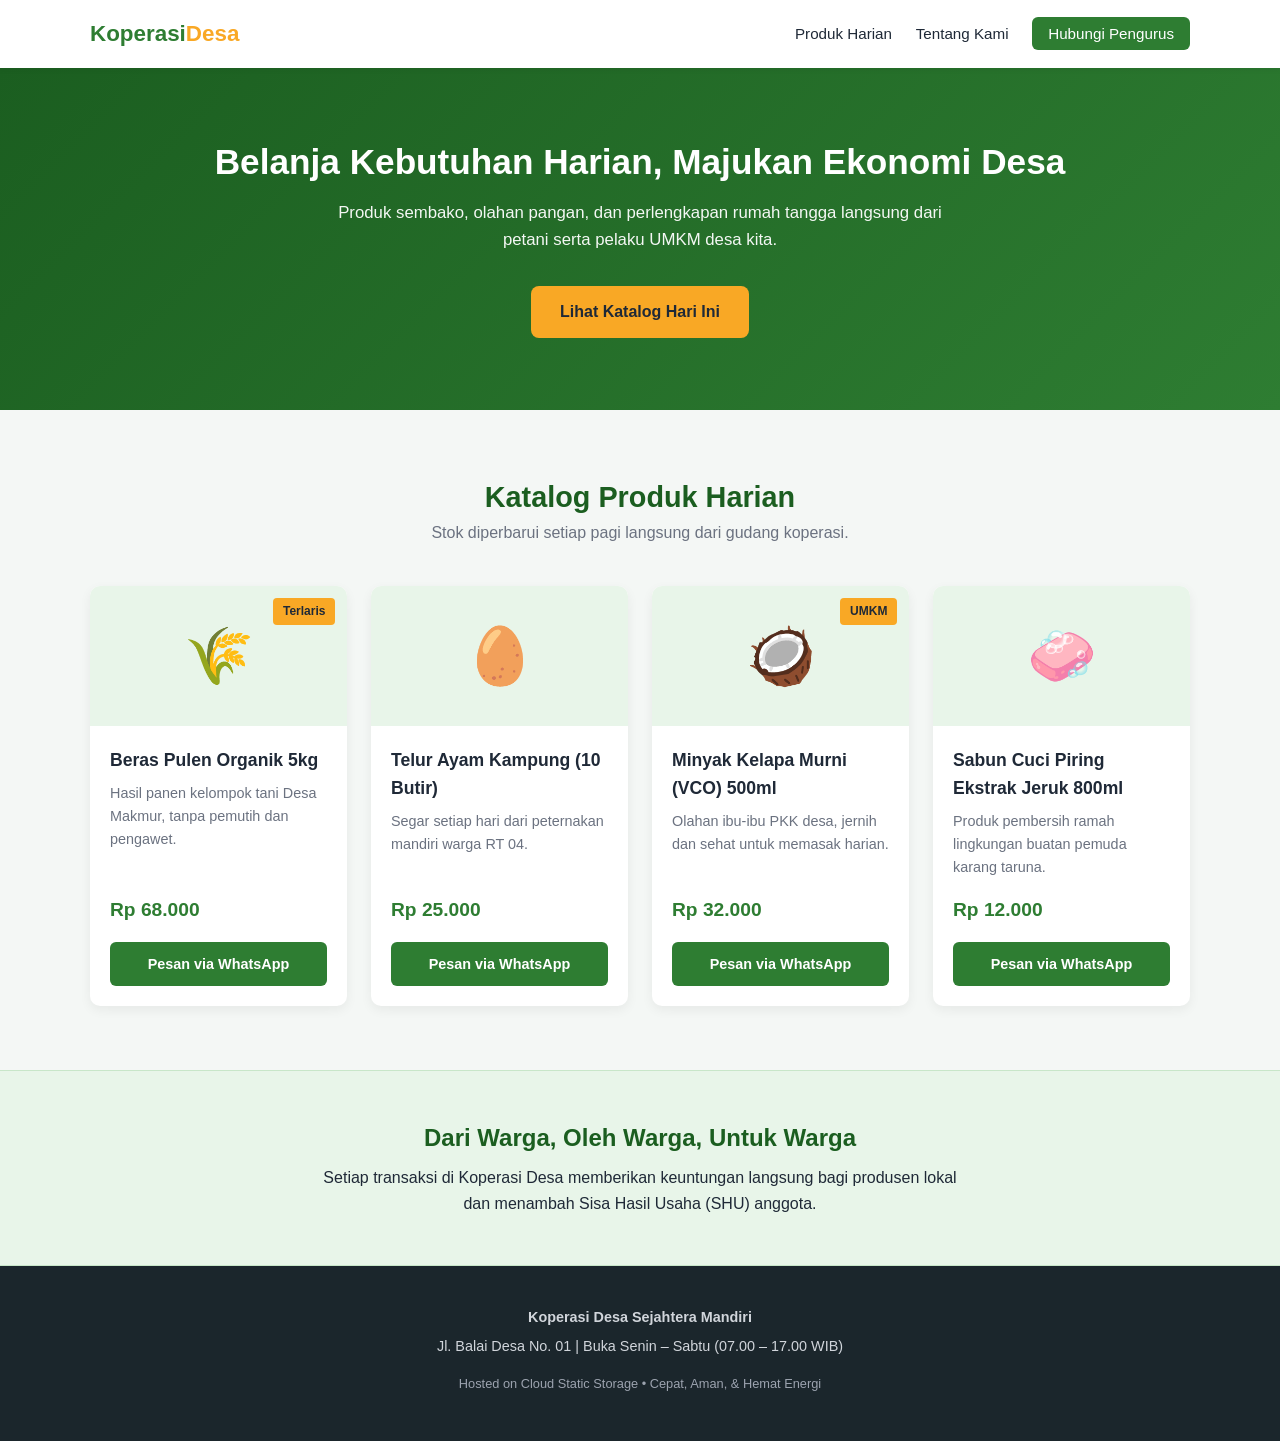
<file: index.html>
<!DOCTYPE html>
<html lang="id">
<head>
    <meta charset="UTF-8">
    <meta name="viewport" content="width=device-width, initial-scale=1.0">
    <meta name="description" content="Koperasi Desa - Penyedia kebutuhan barang harian berkualitas dari UMKM lokal.">
    <title>Koperasi Desa | Produk Harian UMKM Lokal</title>
    <!-- Menggunakan relative path agar kompatibel dengan S3 / GCS / Cloud CDN -->
    <link rel="stylesheet" href="style.css">
</head>
<body>

    <header class="navbar">
        <div class="container nav-content">
            <a href="index.html" class="brand">Koperasi<span>Desa</span></a>
            <nav>
                <a href="#produk">Produk Harian</a>
                <a href="#tentang">Tentang Kami</a>
                <a href="#kontak" class="btn-nav">Hubungi Pengurus</a>
            </nav>
        </div>
    </header>

    <section class="hero">
        <div class="container">
            <h1>Belanja Kebutuhan Harian, Majukan Ekonomi Desa</h1>
            <p>Produk sembako, olahan pangan, dan perlengkapan rumah tangga langsung dari petani serta pelaku UMKM desa kita.</p>
            <a href="#produk" class="btn-primary">Lihat Katalog Hari Ini</a>
        </div>
    </section>

    <main id="produk" class="container section">
        <h2 class="section-title">Katalog Produk Harian</h2>
        <p class="section-subtitle">Stok diperbarui setiap pagi langsung dari gudang koperasi.</p>

        <div class="product-grid">
            <!-- Produk 1 -->
            <article class="card">
                <div class="badge">Terlaris</div>
                <div class="card-img-placeholder">🌾</div>
                <div class="card-body">
                    <h3>Beras Pulen Organik 5kg</h3>
                    <p class="desc">Hasil panen kelompok tani Desa Makmur, tanpa pemutih dan pengawet.</p>
                    <p class="price">Rp 68.000</p>
                    <a href="https://wa.me/6281234567890?text=Halo%20Koperasi%20Desa,%20saya%20mau%20pesan%20Beras%20Pulen%205kg" target="_blank" class="btn-order">Pesan via WhatsApp</a>
                </div>
            </article>

            <!-- Produk 2 -->
            <article class="card">
                <div class="card-img-placeholder">🥚</div>
                <div class="card-body">
                    <h3>Telur Ayam Kampung (10 Butir)</h3>
                    <p class="desc">Segar setiap hari dari peternakan mandiri warga RT 04.</p>
                    <p class="price">Rp 25.000</p>
                    <a href="https://wa.me/6281234567890?text=Halo%20Koperasi%20Desa,%20saya%20mau%20pesan%20Telur%20Ayam%20Kampung" target="_blank" class="btn-order">Pesan via WhatsApp</a>
                </div>
            </article>

            <!-- Produk 3 -->
            <article class="card">
                <div class="badge">UMKM</div>
                <div class="card-img-placeholder">🥥</div>
                <div class="card-body">
                    <h3>Minyak Kelapa Murni (VCO) 500ml</h3>
                    <p class="desc">Olahan ibu-ibu PKK desa, jernih dan sehat untuk memasak harian.</p>
                    <p class="price">Rp 32.000</p>
                    <a href="https://wa.me/6281234567890?text=Halo%20Koperasi%20Desa,%20saya%20mau%20pesan%20Minyak%20Kelapa%20500ml" target="_blank" class="btn-order">Pesan via WhatsApp</a>
                </div>
            </article>

            <!-- Produk 4 -->
            <article class="card">
                <div class="card-img-placeholder">🧼</div>
                <div class="card-body">
                    <h3>Sabun Cuci Piring Ekstrak Jeruk 800ml</h3>
                    <p class="desc">Produk pembersih ramah lingkungan buatan pemuda karang taruna.</p>
                    <p class="price">Rp 12.000</p>
                    <a href="https://wa.me/6281234567890?text=Halo%20Koperasi%20Desa,%20saya%20mau%20pesan%20Sabun%20Cuci%20Piring" target="_blank" class="btn-order">Pesan via WhatsApp</a>
                </div>
            </article>
        </div>
    </main>

    <section id="tentang" class="info-banner">
        <div class="container">
            <h2>Dari Warga, Oleh Warga, Untuk Warga</h2>
            <p>Setiap transaksi di Koperasi Desa memberikan keuntungan langsung bagi produsen lokal dan menambah Sisa Hasil Usaha (SHU) anggota.</p>
        </div>
    </section>

    <footer id="kontak" class="footer">
        <div class="container">
            <p><strong>Koperasi Desa Sejahtera Mandiri</strong></p>
            <p>Jl. Balai Desa No. 01 | Buka Senin – Sabtu (07.00 – 17.00 WIB)</p>
            <p class="cloud-note">Hosted on Cloud Static Storage • Cepat, Aman, & Hemat Energi</p>
        </div>
    </footer>

</body>
      </html>
</file>
<file: style.css>
/* Konfigurasi Variabel Warna Brand Koperasi Desa */
:root {
    --primary: #2e7d32;       /* Hijau Pertanian / Koperasi */
    --primary-dark: #1b5e20;
    --accent: #f9a825;        /* Kuning Emas Panen */
    --bg-light: #f4f7f5;
    --text-dark: #1f2937;
    --text-muted: #6b7280;
    --white: #ffffff;
    --radius: 10px;
    --shadow: 0 4px 12px rgba(0, 0, 0, 0.06);
}

* {
    margin: 0;
    padding: 0;
    box-sizing: border-box;
    font-family: -apple-system, BlinkMacSystemFont, "Segoe UI", Roboto, Helvetica, Arial, sans-serif;
}

html {
    scroll-behavior: smooth;
}

body {
    background-color: var(--bg-light);
    color: var(--text-dark);
    line-height: 1.6;
}

.container {
    width: 90%;
    max-width: 1100px;
    margin: 0 auto;
}

/* Navbar */
.navbar {
    background-color: var(--white);
    box-shadow: 0 2px 6px rgba(0,0,0,0.05);
    position: sticky;
    top: 0;
    z-index: 100;
}

.nav-content {
    display: flex;
    justify-content: space-between;
    align-items: center;
    padding: 1rem 0;
}

.brand {
    font-size: 1.4rem;
    font-weight: 800;
    color: var(--primary);
    text-decoration: none;
}

.brand span {
    color: var(--accent);
}

nav a {
    margin-left: 1.2rem;
    text-decoration: none;
    color: var(--text-dark);
    font-weight: 500;
    font-size: 0.95rem;
}

nav a:hover {
    color: var(--primary);
}

.btn-nav {
    background-color: var(--primary);
    color: var(--white) !important;
    padding: 0.5rem 1rem;
    border-radius: 6px;
}

/* Hero Section */
.hero {
    background: linear-gradient(135deg, var(--primary-dark), var(--primary));
    color: var(--white);
    text-align: center;
    padding: 4.5rem 1rem;
}

.hero h1 {
    font-size: 2.2rem;
    margin-bottom: 1rem;
    line-height: 1.25;
}

.hero p {
    max-width: 650px;
    margin: 0 auto 2rem;
    font-size: 1.05rem;
    opacity: 0.95;
}

/* Buttons */
.btn-primary {
    display: inline-block;
    background-color: var(--accent);
    color: var(--text-dark);
    font-weight: 700;
    padding: 0.85rem 1.8rem;
    border-radius: 8px;
    text-decoration: none;
    transition: transform 0.2s, background-color 0.2s;
}

.btn-primary:hover {
    background-color: #fbc02d;
    transform: translateY(-2px);
}

/* Katalog Produk */
.section {
    padding: 4rem 0;
}

.section-title {
    text-align: center;
    font-size: 1.8rem;
    color: var(--primary-dark);
}

.section-subtitle {
    text-align: center;
    color: var(--text-muted);
    margin-bottom: 2.5rem;
}

.product-grid {
    display: grid;
    grid-template-columns: repeat(auto-fit, minmax(240px, 1fr));
    gap: 1.5rem;
}

.card {
    background: var(--white);
    border-radius: var(--radius);
    box-shadow: var(--shadow);
    overflow: hidden;
    position: relative;
    display: flex;
    flex-direction: column;
    transition: transform 0.2s ease;
}

.card:hover {
    transform: translateY(-4px);
}

.badge {
    position: absolute;
    top: 12px;
    right: 12px;
    background-color: var(--accent);
    color: var(--text-dark);
    font-size: 0.75rem;
    font-weight: 700;
    padding: 0.25rem 0.6rem;
    border-radius: 4px;
}

.card-img-placeholder {
    background-color: #e8f5e9;
    height: 140px;
    display: flex;
    align-items: center;
    justify-content: center;
    font-size: 3.5rem;
}

.card-body {
    padding: 1.25rem;
    display: flex;
    flex-direction: column;
    flex-grow: 1;
}

.card-body h3 {
    font-size: 1.1rem;
    margin-bottom: 0.5rem;
}

.card-body .desc {
    font-size: 0.9rem;
    color: var(--text-muted);
    margin-bottom: 1rem;
    flex-grow: 1;
}

.card-body .price {
    font-size: 1.2rem;
    font-weight: 700;
    color: var(--primary);
    margin-bottom: 1rem;
}

.btn-order {
    display: block;
    text-align: center;
    background-color: var(--primary);
    color: var(--white);
    text-decoration: none;
    padding: 0.65rem;
    border-radius: 6px;
    font-weight: 600;
    font-size: 0.9rem;
    transition: background-color 0.2s;
}

.btn-order:hover {
    background-color: var(--primary-dark);
}

/* Info Banner */
.info-banner {
    background-color: #e8f5e9;
    text-align: center;
    padding: 3rem 1rem;
    border-top: 1px solid #c8e6c9;
    border-bottom: 1px solid #c8e6c9;
}

.info-banner h2 {
    color: var(--primary-dark);
    margin-bottom: 0.5rem;
}

.info-banner p {
    max-width: 650px;
    margin: 0 auto;
    color: var(--text-dark);
}

/* Footer */
.footer {
    background-color: #1b262c;
    color: #d1d5db;
    text-align: center;
    padding: 2.5rem 1rem;
    font-size: 0.9rem;
}

.footer p {
    margin-bottom: 0.4rem;
}

.cloud-note {
    margin-top: 1rem;
    font-size: 0.8rem;
    color: #9ca3af;
}

/* Styling Khusus Halaman Error (error.html) */
.error-page {
    display: flex;
    align-items: center;
    justify-content: center;
    min-height: 100vh;
    text-align: center;
    padding: 1.5rem;
}

.error-container {
    max-width: 480px;
    background: var(--white);
    padding: 3rem 2rem;
    border-radius: var(--radius);
    box-shadow: var(--shadow);
}

.error-code {
    font-size: 5rem;
    font-weight: 900;
    color: var(--primary);
    line-height: 1;
    margin-bottom: 0.5rem;
}

.error-container h1 {
    font-size: 1.5rem;
    margin-bottom: 0.75rem;
}

.error-container p {
    color: var(--text-muted);
    margin-bottom: 1.8rem;
}

/* Responsif Mobile */
@media (max-width: 600px) {
    .nav-content {
        flex-direction: column;
        gap: 0.75rem;
    }
    nav a {
        margin: 0 0.5rem;
    }
    .hero h1 {
        font-size: 1.75rem;
    }
  }
</file>
